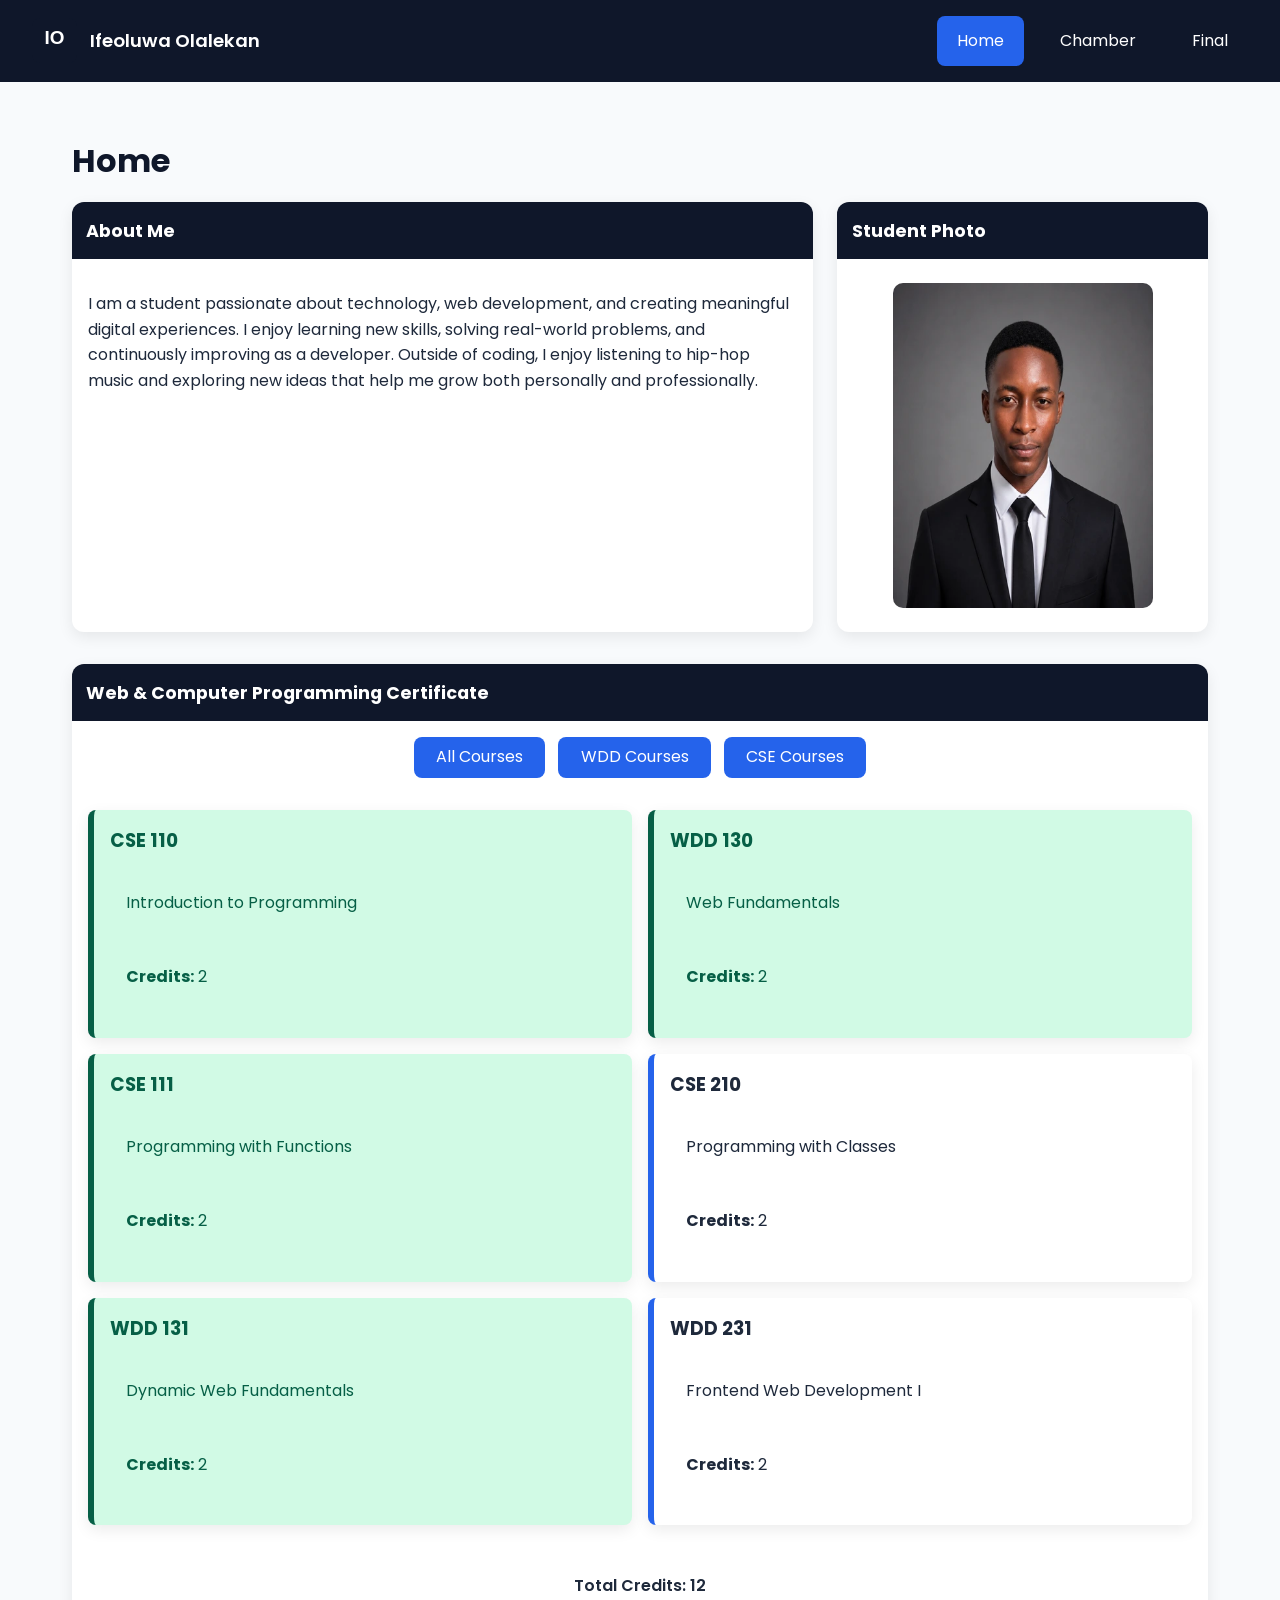
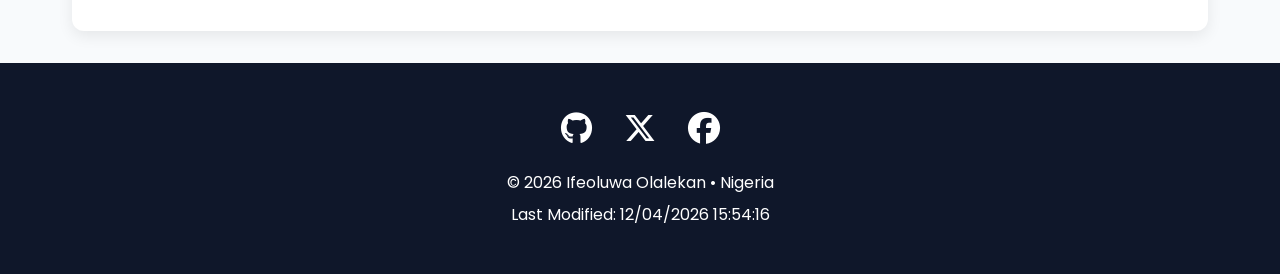
<file: index.html>
<!DOCTYPE html>
<html lang="en">

<head>
    <meta charset="UTF-8">
    <meta name="viewport" content="width=device-width, initial-scale=1.0">

    <title>WDD 231 | Home | Ifeoluwa Olalekan</title>

    <meta name="description"
        content="WDD 231 Course Home Page for Ifeoluwa Olalekan showcasing web development coursework and certificate courses.">

    <meta name="author" content="Ifeoluwa Olalekan">

    <!-- Favicon -->
    <link rel="icon" href="images/logo.svg" type="image/svg+xml">

    <!-- Google Font -->
    <link rel="preconnect" href="https://fonts.googleapis.com">
    <link rel="preconnect" href="https://fonts.gstatic.com" crossorigin>

    <link href="https://fonts.googleapis.com/css2?family=Poppins:wght@300;400;500;600;700&display=swap"
        rel="stylesheet">

    <!-- Font Awesome -->
    <link rel="stylesheet" href="https://cdnjs.cloudflare.com/ajax/libs/font-awesome/6.6.0/css/all.min.css">

    <!-- CSS -->
    <link rel="stylesheet" href="styles/normalize.css">
    <link rel="stylesheet" href="styles/small.css">
    <link rel="stylesheet" href="styles/larger.css">

    <!-- JavaScript -->
    <script src="scripts/navigation.js" defer></script>
    <script src="scripts/date.js" defer></script>
    <script src="scripts/course.js" defer></script>

</head>

<body>

    <header>

        <div class="logo-name">
            <img src="images/logo.svg" alt="Website Logo" width="48" height="48">
            <span>Ifeoluwa Olalekan</span>
        </div>

        <button id="menu" aria-label="Open navigation menu" aria-expanded="false" aria-controls="navMenu">
        </button>

        <nav id="navMenu">

            <ul class="navigation">

                <li>
                    <a href="index.html" class="active">Home</a>
                </li>

                <li>
                    <a href="chamber/directory.html">Chamber</a>
                </li>

                <li>
                    <a href="final/">Final</a>
                </li>

            </ul>

        </nav>

    </header>

    <main>

        <h1>Home</h1>

        <div class="top-sections">

            <section class="card">

                <h2>About Me</h2>

                <p>
                    I am a student passionate about technology, web development,
                    and creating meaningful digital experiences. I enjoy learning
                    new skills, solving real-world problems, and continuously
                    improving as a developer. Outside of coding, I enjoy listening
                    to hip-hop music and exploring new ideas that help me grow both
                    personally and professionally.
                </p>

            </section>

            <section class="card">

                <h2>Student Photo</h2>

                <img src="images/profile.webp" alt="Portrait of Ifeoluwa Olalekan">

            </section>

        </div>

        <section class="certificate card">

            <h2>Web &amp; Computer Programming Certificate</h2>

            <div class="buttons">

                <button type="button" id="all">
                    All Courses
                </button>

                <button type="button" id="wdd">
                    WDD Courses
                </button>

                <button type="button" id="cse">
                    CSE Courses
                </button>

            </div>

            <div id="course-container"></div>

            <p class="credits">
                Total Credits:
                <span id="credit-total"></span>
            </p>

        </section>

    </main>

    <footer>

        <div class="social">

            <a href="https://github.com/Olalekanife" target="_blank" rel="noopener noreferrer" aria-label="GitHub">

                <i class="fa-brands fa-github"></i>

            </a>

            <a href="#" aria-label="X (Twitter)">

                <i class="fa-brands fa-x-twitter"></i>

            </a>

            <a href="#" aria-label="Facebook">

                <i class="fa-brands fa-facebook"></i>

            </a>

        </div>

        <p>
            &copy;
            <span id="currentyear"></span>
            Ifeoluwa Olalekan &bull; Nigeria
        </p>

        <p id="lastModified"></p>

    </footer>

</body>

</html>
</file>
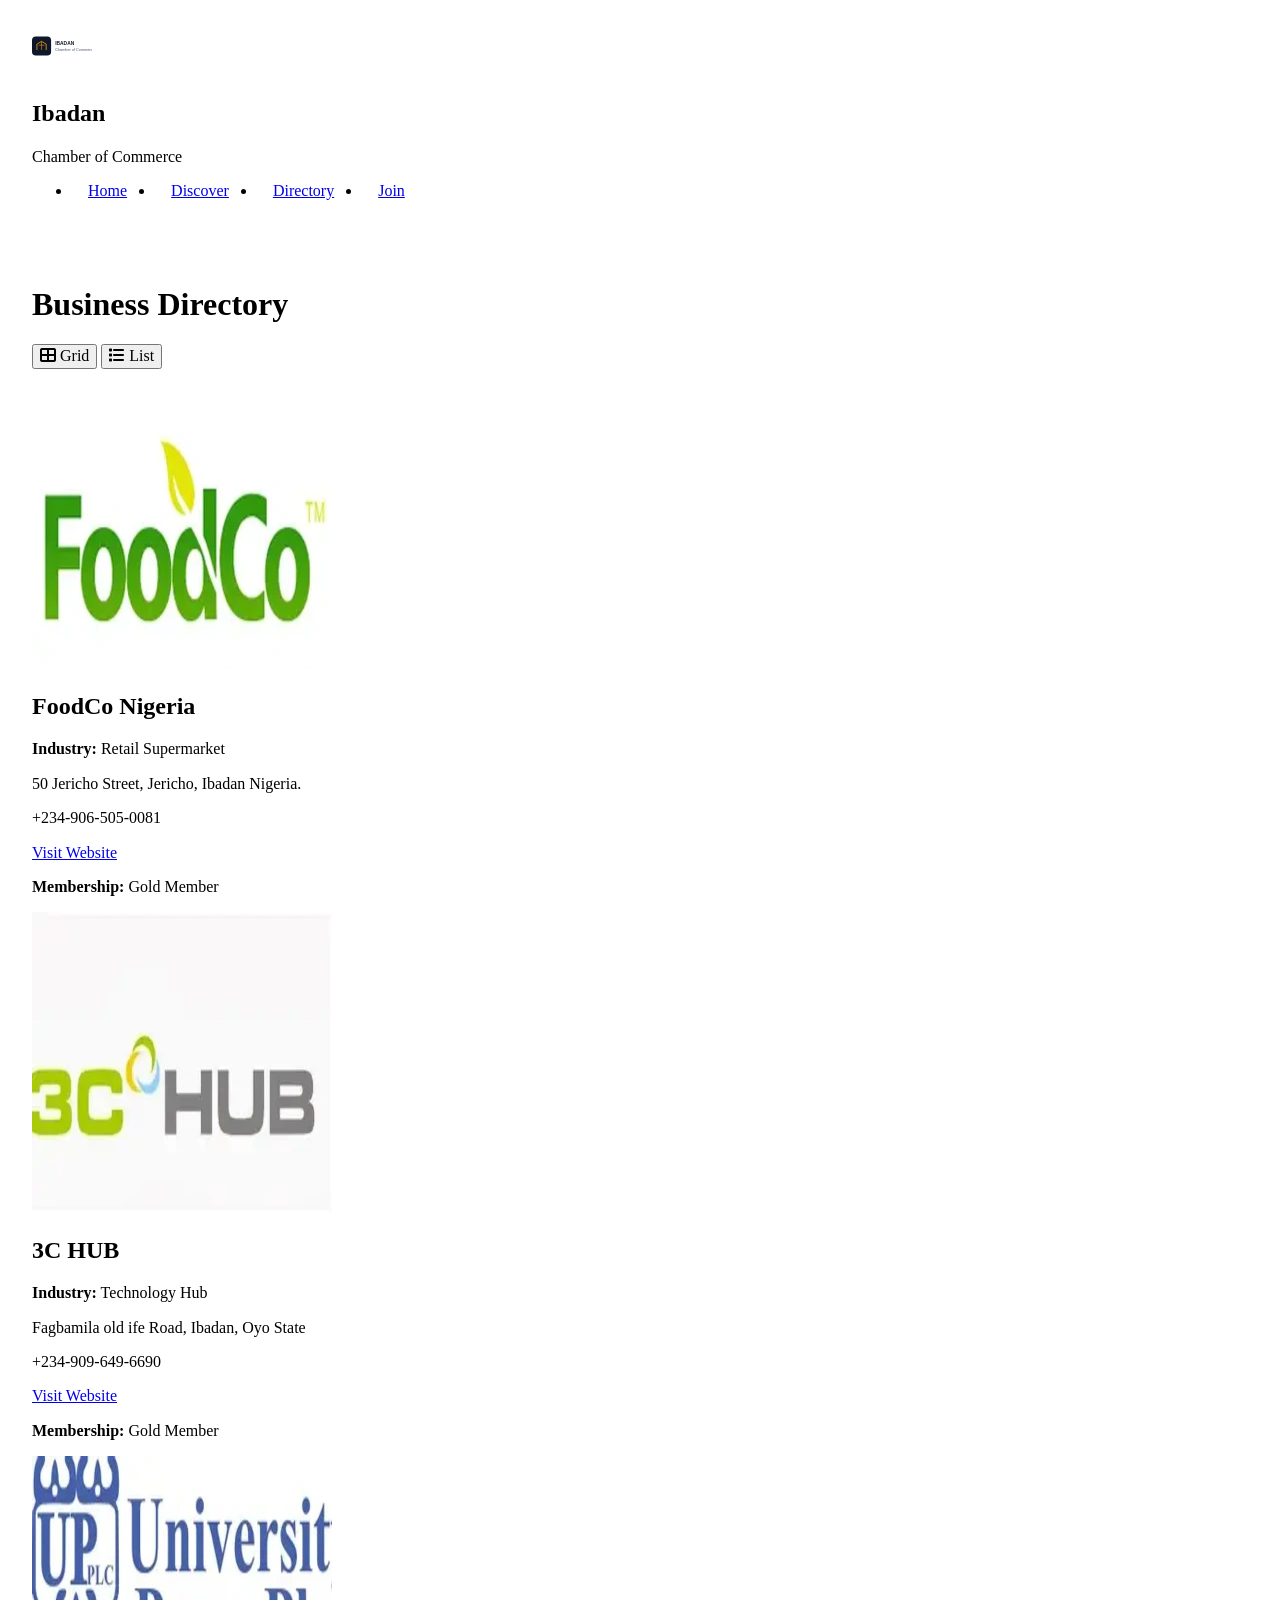
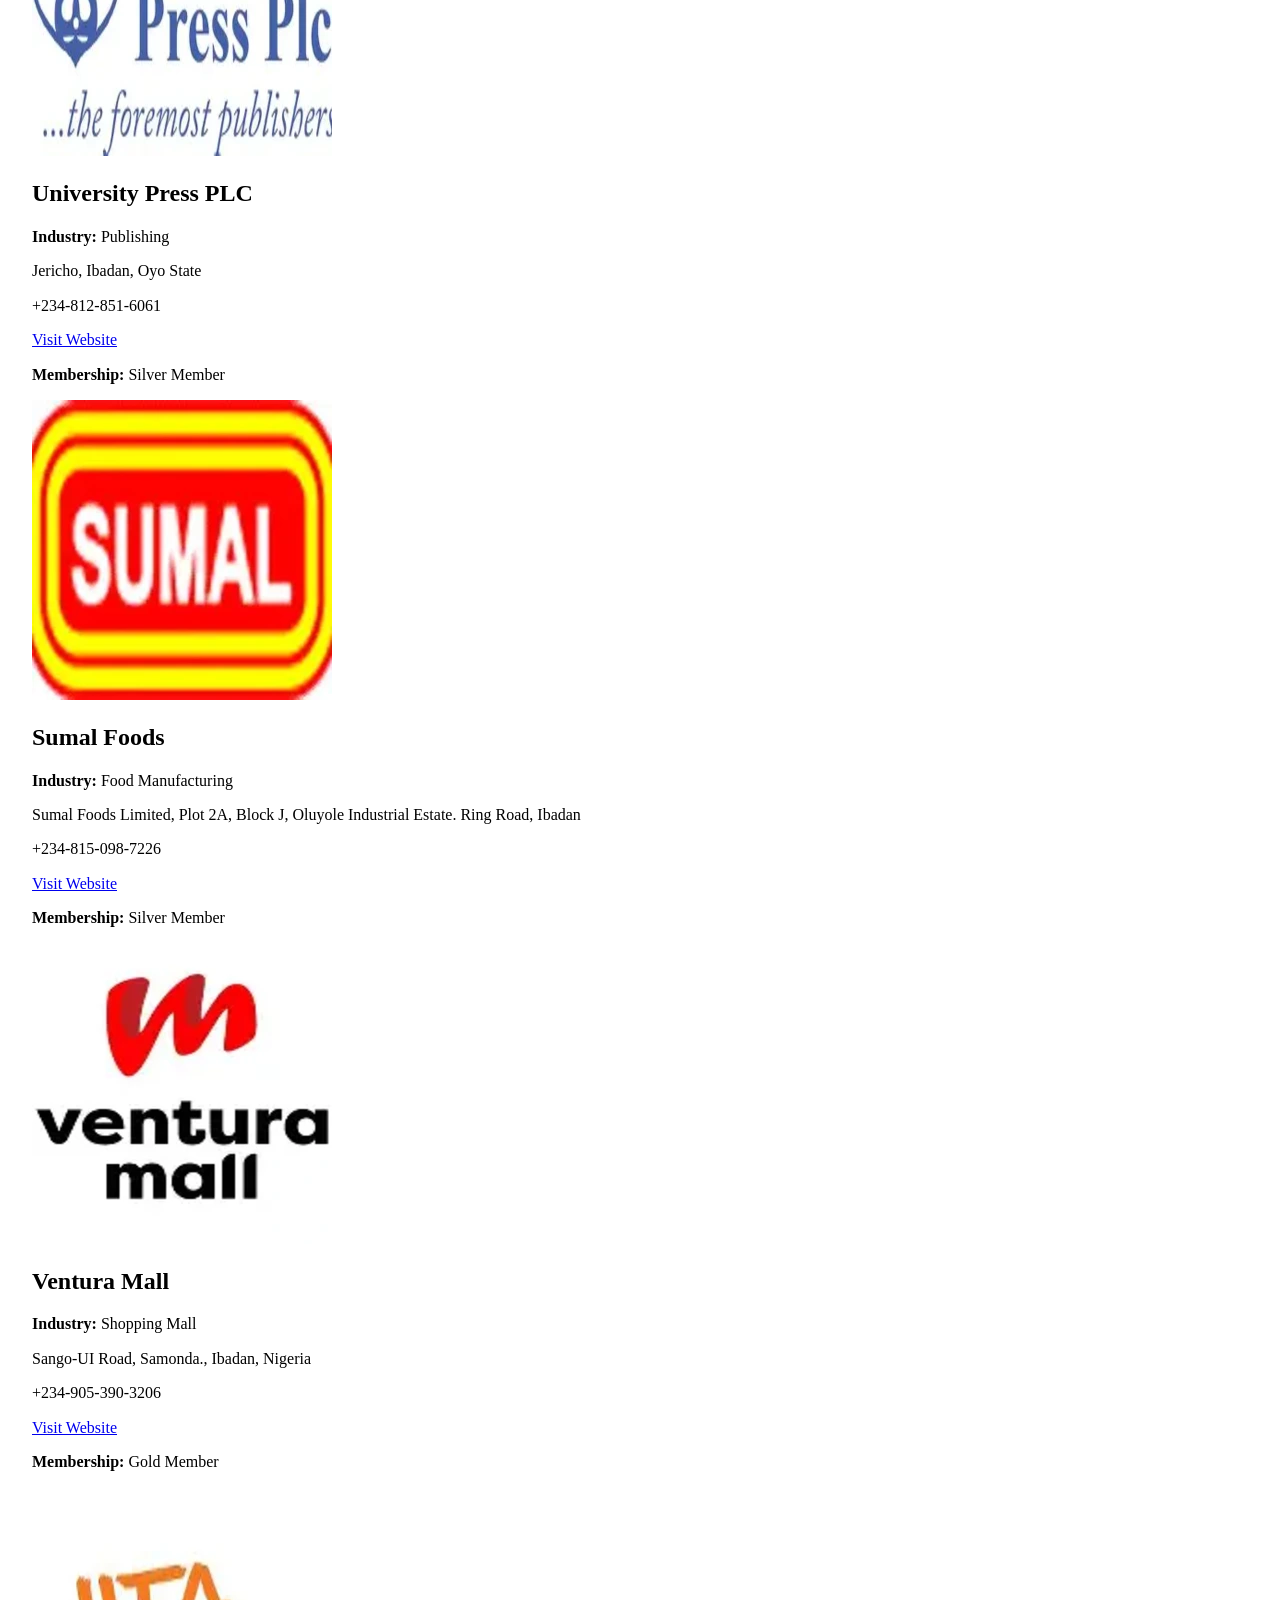
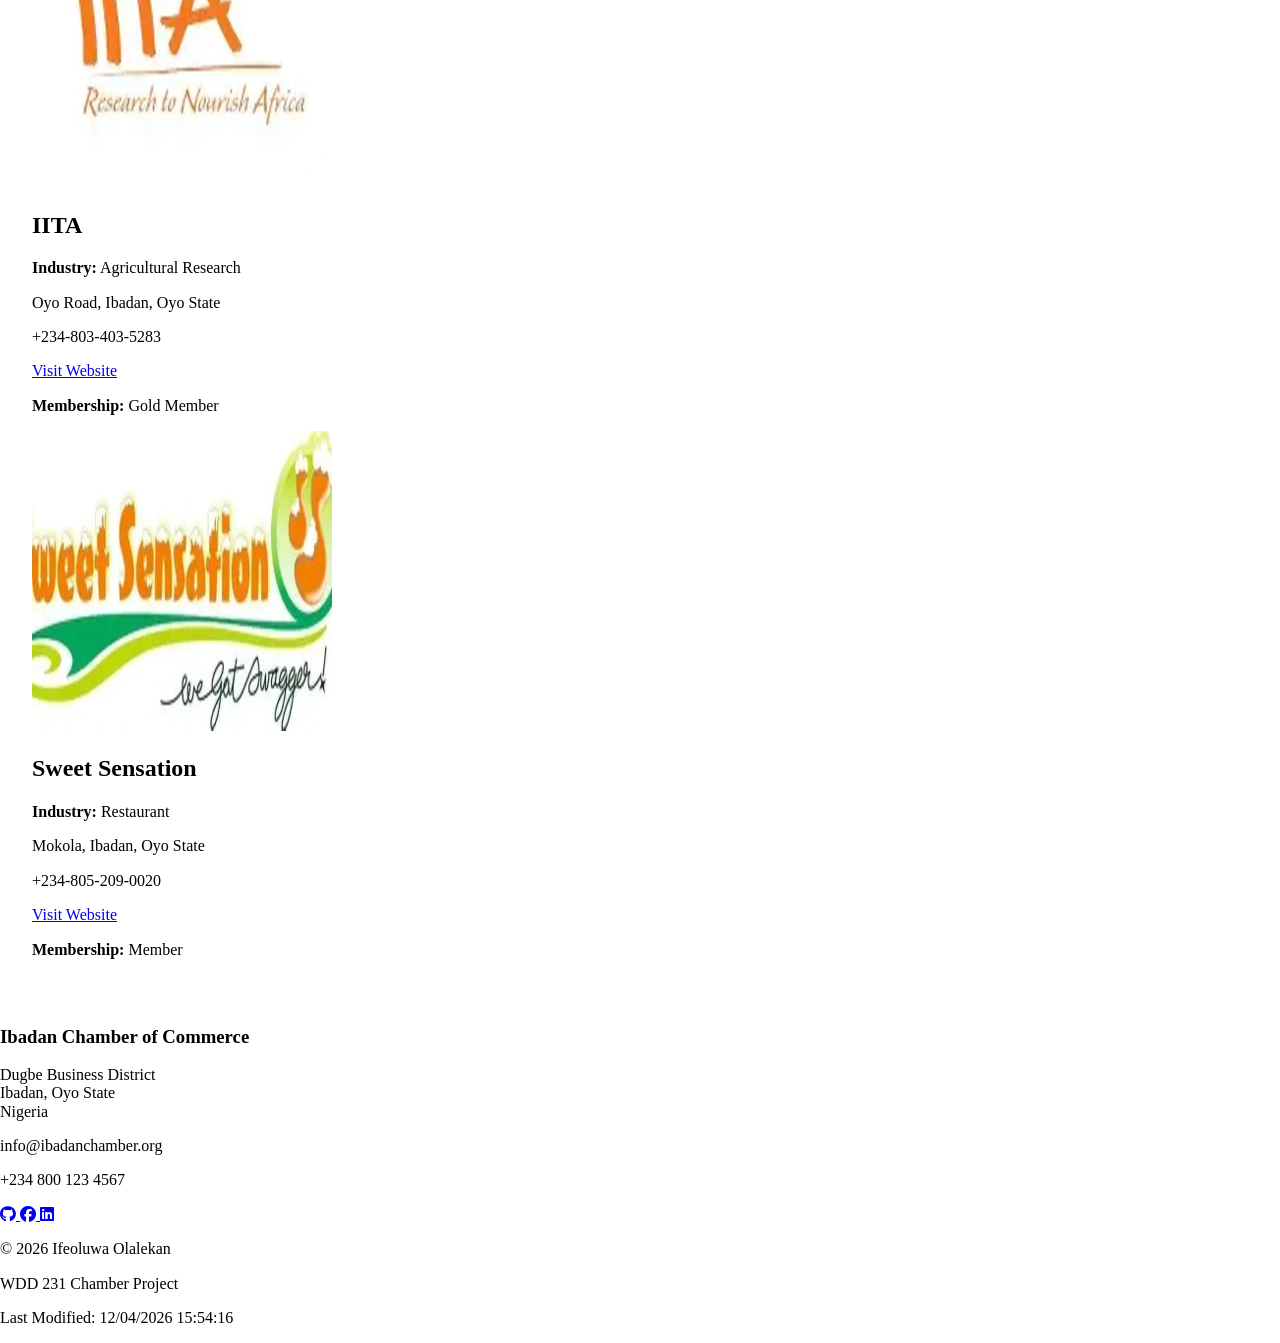
<file: chamber/directory.html>
<!DOCTYPE html>
<html lang="en">

<head>

    <meta charset="UTF-8">

    <meta name="viewport" content="width=device-width, initial-scale=1.0">

    <title>Ibadan Chamber of Commerce | Directory</title>

    <meta name="description"
        content="Official directory of the Ibadan Chamber of Commerce featuring businesses, organizations, and entrepreneurs across Ibadan, Oyo State, Nigeria.">

    <meta name="author" content="Ifeoluwa Olalekan">

    <!-- Favicon -->

    <link rel="icon" href="images/favicon.svg" type="image/svg+xml">

    <!-- Open Graph -->

    <meta property="og:title" content="Ibadan Chamber of Commerce">

    <meta property="og:description"
        content="Discover businesses, entrepreneurs, and organizations within the Ibadan Chamber of Commerce.">

    <meta property="og:type" content="website">

    <meta property="og:url" content="https://olalekanife.github.io/wdd231/chamber/directory.html">

    <meta property="og:image" content="https://olalekanife.github.io/wdd231/chamber/images/logo.svg">

    <!-- Google Fonts -->

    <link rel="preconnect" href="https://fonts.googleapis.com">

    <link rel="preconnect" href="https://fonts.gstatic.com" crossorigin>

    <link href="https://fonts.googleapis.com/css2?family=Poppins:wght@300;400;500;600;700&display=swap"
        rel="stylesheet">

    <!-- Font Awesome -->

    <link rel="stylesheet" href="https://cdnjs.cloudflare.com/ajax/libs/font-awesome/6.6.0/css/all.min.css">

    <!-- Styles -->

    <link rel="stylesheet" href="../styles/normalize.css">

    <link rel="stylesheet" href="styles/small.css">

    <link rel="stylesheet" href="styles/larger.css">

    <!-- Scripts -->

    <script src="scripts/navigation.js" defer></script>

    <script src="scripts/date.js" defer></script>

    <script src="scripts/directory.js" defer></script>

</head>

<body>

    <header>

        <div class="logo-name">

            <img src="images/logo.svg" alt="Ibadan Chamber of Commerce Logo" width="60" height="60">

            <div>

                <h2>Ibadan</h2>

                <span>Chamber of Commerce</span>

            </div>

        </div>

        <button id="menu" aria-label="Toggle Navigation" aria-expanded="false" aria-controls="navMenu">
        </button>

        <nav id="navMenu">

            <ul class="navigation">

                <li>
                    <a href="../index.html">
                        Home
                    </a>
                </li>

                <li>
                    <a href="discover.html">
                        Discover
                    </a>
                </li>

                <li>
                    <a class="active" href="directory.html">
                        Directory
                    </a>
                </li>

                <li>
                    <a href="join.html">
                        Join
                    </a>
                </li>

            </ul>

        </nav>

    </header>

    <main>

        <h1>Business Directory</h1>

        <div class="view-buttons">

            <button type="button" id="grid">

                <i class="fa-solid fa-table-cells-large"></i>

                Grid

            </button>

            <button type="button" id="list">

                <i class="fa-solid fa-list"></i>

                List

            </button>

        </div>

        <section id="members" class="grid-view">

        </section>

    </main>

    <footer>

        <section>

            <h3>Ibadan Chamber of Commerce</h3>

            <p>
                Dugbe Business District<br>
                Ibadan, Oyo State<br>
                Nigeria
            </p>

            <p>
                info@ibadanchamber.org
            </p>

            <p>
                +234 800 123 4567
            </p>

        </section>

        <section class="social">

            <a href="https://github.com/Olalekanife" target="_blank" aria-label="GitHub">

                <i class="fab fa-github"></i>

            </a>

            <a href="#" aria-label="Facebook">

                <i class="fab fa-facebook"></i>

            </a>

            <a href="#" aria-label="LinkedIn">

                <i class="fab fa-linkedin"></i>

            </a>

        </section>

        <section>

            <p>

                &copy;

                <span id="currentyear"></span>

                Ifeoluwa Olalekan

            </p>

            <p>WDD 231 Chamber Project</p>

            <p id="lastModified"></p>

        </section>

    </footer>

</body>

</html>
</file>
<file: styles/small.css>
/* ------------------------------
   Global Styles
------------------------------ */

:root {
    --primary-color: #0f172a;
    --secondary-color: #2563eb;
    --accent-color: #f59e0b;
    --background-color: #f8fafc;
    --surface-color: #ffffff;
    --text-color: #1e293b;
    --border-color: #dbe3eb;

    --completed-bg: #d1fae5;
    --completed-text: #065f46;

    --font-family: "Poppins", sans-serif;

    --shadow: 0 5px 15px rgba(0, 0, 0, .08);
    --radius: 12px;
}

*,
*::before,
*::after {
    box-sizing: border-box;
}

body {
    margin: 0;
    font-family: var(--font-family);
    background: var(--background-color);
    color: var(--text-color);
    line-height: 1.6;
}

img {
    display: block;
    max-width: 100%;
    height: auto;
}

a {
    text-decoration: none;
    color: inherit;
}

ul {
    list-style: none;
    padding: 0;
    margin: 0;
}

/* ------------------------------
   Header
------------------------------ */

header {
    background: var(--primary-color);
    color: white;

    display: flex;
    justify-content: space-between;
    align-items: center;

    padding: .9rem 1rem;

    position: relative;
}

.logo-name {
    display: flex;
    align-items: center;
    gap: .8rem;
}

.logo-name img {
    width: 45px;
}

.logo-name span {
    font-size: 1.15rem;
    font-weight: 600;
}

/* ------------------------------
   Hamburger
------------------------------ */

#menu {
    background: none;
    border: none;
    color: white;
    font-size: 2rem;
    cursor: pointer;
}

#menu::before {
    content: "\2630";
}

#menu.open::before {
    content: "\2715";
}

/* ------------------------------
   Navigation
------------------------------ */

.navigation {
    display: none;
    flex-direction: column;
}

.navigation.open {
    display: flex;
}

nav {
    position: absolute;
    top: 100%;
    left: 0;
    width: 100%;
    background: var(--primary-color);
}

.navigation a {
    display: block;
    padding: 1rem;
    text-align: center;
    transition: .3s;
}

.navigation a:hover,
.navigation .active {
    background: var(--secondary-color);
}

/* ------------------------------
   Main
------------------------------ */

main {
    max-width: 1200px;
    margin: auto;
    padding: 1rem;
}

h1 {
    color: var(--primary-color);
    margin-bottom: 1rem;
}

.card {
    background: white;
    border-radius: var(--radius);
    box-shadow: var(--shadow);
    margin-bottom: 1.5rem;
    overflow: hidden;
}

.card h2 {
    background: var(--primary-color);
    color: white;
    margin: 0;
    padding: .9rem;
    font-size: 1.1rem;
}

.card p {
    padding: 1rem;
}

.card img {
    width: 220px;
    margin: 1.5rem auto;
    border-radius: 10px;
}

/* ------------------------------
   Course Buttons
------------------------------ */

.buttons {
    display: flex;
    flex-wrap: wrap;
    justify-content: center;
    gap: .8rem;

    padding: 1rem;
}

.buttons button {
    border: none;
    background: var(--secondary-color);
    color: white;

    padding: .7rem 1.4rem;

    border-radius: 8px;

    cursor: pointer;

    transition: .3s;
}

.buttons button:hover {
    background: var(--primary-color);
}

/* ------------------------------
   Course Cards
------------------------------ */

#course-container {
    display: grid;
    gap: 1rem;
    padding: 1rem;
}

.course-card {
    background: white;
    border-left: 6px solid var(--secondary-color);
    padding: 1rem;
    border-radius: 8px;
    box-shadow: var(--shadow);
}

.course-card.completed {
    background: var(--completed-bg);
    color: var(--completed-text);
    border-left-color: var(--completed-text);
}

.course-card h3 {
    margin-top: 0;
}

/* ------------------------------
   Credits
------------------------------ */

.credits {
    text-align: center;
    font-weight: 600;
    padding: 1rem;
}

/* ------------------------------
   Footer
------------------------------ */

footer {
    background: var(--primary-color);
    color: white;
    text-align: center;
    padding: 2rem 1rem;
}

.social {
    display: flex;
    justify-content: center;
    gap: 1.5rem;
    margin-bottom: 1rem;
}

.social a {
    font-size: 2rem;
    transition: .3s;
}

.social a:hover {
    color: var(--accent-color);
}

footer p {
    margin: .4rem 0;
}
</file>
<file: styles/larger.css>
/* ==========================================
   Larger Screen Styles
   ========================================== */

@media screen and (min-width: 768px) {

    /* ---------- Header ---------- */

    header {
        padding: 1rem 2rem;
    }

    #menu {
        display: none;
    }

    nav {
        position: static;
        width: auto;
        background: transparent;
    }

    .navigation {
        display: flex;
        flex-direction: row;
        gap: 1rem;
    }

    .navigation a {
        padding: .75rem 1.25rem;
        border-radius: 8px;
    }

    .navigation a:hover,
    .navigation .active {
        background: var(--secondary-color);
    }

    /* ---------- Main ---------- */

    main {
        padding: 2rem;
    }

    .top-sections {
        display: grid;
        grid-template-columns: 2fr 1fr;
        gap: 1.5rem;
        margin-bottom: 2rem;
    }

    .card {
        margin-bottom: 0;
    }

    .card img {
        width: 260px;
    }

    /* ---------- Certificate ---------- */

    .certificate {
        width: 100%;
    }

    .buttons {
        justify-content: center;
    }

    #course-container {
        grid-template-columns: repeat(2, 1fr);
    }

    /* ---------- Footer ---------- */

    footer {
        padding: 2.5rem;
    }

    .social {
        gap: 2rem;
    }

}
</file>
<file: chamber/styles/small.css>
/* ==========================================
   Week 3 Home Page
========================================== */

/* Hero */

.hero {
    position: relative;
    margin-bottom: 2rem;
}

.hero picture,
.hero img {
    display: block;
    width: 100%;
}

.hero img {
    min-height: 320px;
    height: 350px;
    object-fit: cover;
    border-radius: var(--radius);
}

.hero-content {
    position: absolute;
    inset: 0;
    background: rgba(15, 23, 42, 0.55);
    display: flex;
    flex-direction: column;
    justify-content: center;
    align-items: center;
    text-align: center;
    color: white;
    padding: 1rem;
    border-radius: var(--radius);
}

.hero-content h1 {
    color: white;
    margin-bottom: 1rem;
    font-size: 2rem;
}

.hero-content p {
    max-width: 600px;
    margin-bottom: 1.5rem;
}

.cta-button {
    display: inline-block;
    background: var(--accent-color);
    color: var(--primary-color);
    padding: .8rem 1.6rem;
    border-radius: 6px;
    font-weight: 600;
    transition: .3s;
}

.cta-button:hover {
    background: var(--secondary-color);
    color: white;
}

/* Home Grid */

.home-grid {
    display: grid;
    gap: 1.5rem;
    margin-bottom: 2rem;
}

/* Shared Cards */

.card {
    background: var(--surface-color);
    border-radius: var(--radius);
    box-shadow: var(--shadow);
    overflow: hidden;
}

.card h2 {
    margin: 0;
    padding: 1rem;
    background: var(--primary-color);
    color: white;
}

.card p,
.card li {
    padding: .5rem 1rem;
}

.card ul {
    list-style: disc;
    padding: 1rem 2rem;
}

/* Weather */

#weather {
    padding: 1rem;
}

#temperature {
    font-size: 1.3rem;
    font-weight: 700;
}

#description {
    text-transform: capitalize;
    margin-bottom: 1rem;
}

#forecast h3 {
    margin-top: 0;
}

#forecast p {
    margin: .4rem 0;
}

/* Spotlights */

.spotlights {
    margin-top: 2rem;
}

.spotlights h2 {
    text-align: center;
    margin-bottom: 1.5rem;
}

#spotlight-container {
    display: grid;
    gap: 1.5rem;
}

#spotlight-container .member-card {
    background: var(--surface-color);
    border-radius: var(--radius);
    box-shadow: var(--shadow);
    text-align: center;
    padding: 1.5rem;
}

#spotlight-container .member-card img {
    width: 110px;
    margin: 0 auto 1rem;
    object-fit: contain;
}

#spotlight-container .member-card h3 {
    margin-bottom: .6rem;
    color: var(--primary-color);
}

#spotlight-container .member-card p {
    margin: .35rem 0;
}

#spotlight-container .member-card a {
    color: var(--secondary-color);
    font-weight: 600;
}

#spotlight-container .member-card a:hover {
    color: var(--accent-color);
}
</file>
<file: chamber/styles/larger.css>
/* ==========================================
   Desktop Styles
========================================== */

@media screen and (min-width: 768px) {

    /* ==========================
       Header
    ========================== */

    header {
        padding: 1rem 2rem;
    }

    #menu {
        display: none;
    }

    nav {
        position: static;
        width: auto;
        background: transparent;
    }

    .navigation {
        display: flex;
        flex-direction: row;
        gap: .75rem;
    }

    .navigation a {
        padding: .75rem 1rem;
        border-radius: 8px;
    }

    /* ==========================
       Main
    ========================== */

    main {
        padding: 2rem;
    }

    /* ==========================
       View Buttons
    ========================== */

    .view-buttons {
        justify-content: flex-end;
    }

    /* ==========================
       Grid View
    ========================== */

    #members.grid-view {
        grid-template-columns: repeat(auto-fit, minmax(280px, 1fr));
        gap: 2rem;
    }

    .member-card {
        transition: transform .3s ease, box-shadow .3s ease;
    }

    .member-card:hover {
        transform: translateY(-6px);
        box-shadow: 0 12px 25px rgba(0, 0, 0, .12);
    }

    /* ==========================
       List View
    ========================== */

    #members.list-view .member-card {
        grid-template-columns: 120px 1fr;
        align-items: center;
        text-align: left;
    }

    #members.list-view img {
        width: 100px;
    }

    /* ==========================
       Footer
    ========================== */

    .footer-info {
        grid-template-columns: repeat(3, 1fr);
        align-items: center;
        text-align: left;
    }

    .footer-info section:last-child {
        text-align: right;
    }

    .social {
        justify-content: center;
    }

}

/* ==========================================
   WEEK 3 - HOME PAGE (DESKTOP)
========================================== */

@media only screen and (min-width: 768px) {

    /* Hero */

    .hero img {
        height: 550px;
    }

    .hero-content h1 {
        font-size: 3rem;
    }

    .hero-content p {
        font-size: 1.1rem;
    }

    /* Events & Weather */

    .home-grid {
        grid-template-columns: 2fr 1fr;
        align-items: start;
    }

    /* Spotlights */

    #spotlight-container {
        grid-template-columns: repeat(3, 1fr);
    }

}
</file>
